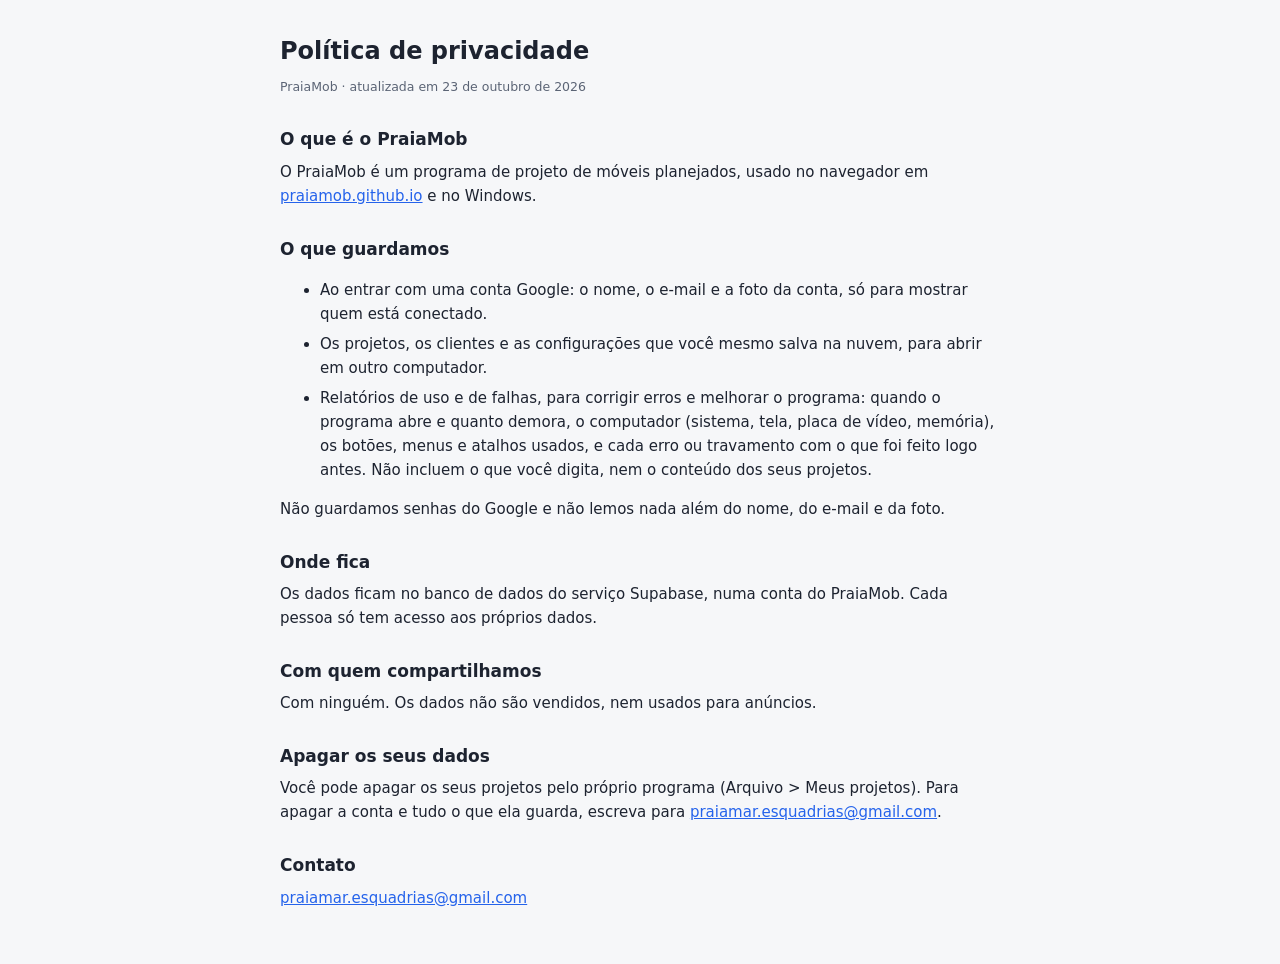
<file: privacidade.html>
<!doctype html>
<html lang="pt-BR">
<head>
<meta charset="utf-8">
<meta name="viewport" content="width=device-width, initial-scale=1">
<title>PraiaMob · Privacidade</title>
<style>
	body { margin: 0; background: #f6f7f9; color: #1d2330; font: 15px/1.6 system-ui, sans-serif; }
	main { max-width: 720px; margin: 0 auto; padding: 32px 16px 48px; }
	h1 { font-size: 24px; margin: 0 0 4px; }
	h2 { font-size: 17px; margin: 28px 0 6px; }
	p, li { margin: 6px 0; }
	small { color: #5b6475; }
	a { color: #2563eb; }
</style>
</head>
<body>
<main>
	<h1>Política de privacidade</h1>
	<small>PraiaMob · atualizada em 23 de outubro de 2026</small>

	<h2>O que é o PraiaMob</h2>
	<p>O PraiaMob é um programa de projeto de móveis planejados, usado no navegador em <a href="https://praiamob.github.io/">praiamob.github.io</a> e no Windows.</p>

	<h2>O que guardamos</h2>
	<ul>
		<li>Ao entrar com uma conta Google: o nome, o e-mail e a foto da conta, só para mostrar quem está conectado.</li>
		<li>Os projetos, os clientes e as configurações que você mesmo salva na nuvem, para abrir em outro computador.</li>
		<li>Relatórios de uso e de falhas, para corrigir erros e melhorar o programa: quando o programa abre e quanto demora, o computador (sistema, tela, placa de vídeo, memória), os botões, menus e atalhos usados, e cada erro ou travamento com o que foi feito logo antes. Não incluem o que você digita, nem o conteúdo dos seus projetos.</li>
	</ul>
	<p>Não guardamos senhas do Google e não lemos nada além do nome, do e-mail e da foto.</p>

	<h2>Onde fica</h2>
	<p>Os dados ficam no banco de dados do serviço Supabase, numa conta do PraiaMob. Cada pessoa só tem acesso aos próprios dados.</p>

	<h2>Com quem compartilhamos</h2>
	<p>Com ninguém. Os dados não são vendidos, nem usados para anúncios.</p>

	<h2>Apagar os seus dados</h2>
	<p>Você pode apagar os seus projetos pelo próprio programa (Arquivo &gt; Meus projetos). Para apagar a conta e tudo o que ela guarda, escreva para <a href="mailto:praiamar.esquadrias@gmail.com">praiamar.esquadrias@gmail.com</a>.</p>

	<h2>Contato</h2>
	<p><a href="mailto:praiamar.esquadrias@gmail.com">praiamar.esquadrias@gmail.com</a></p>
</main>
</body>
</html>
</file>
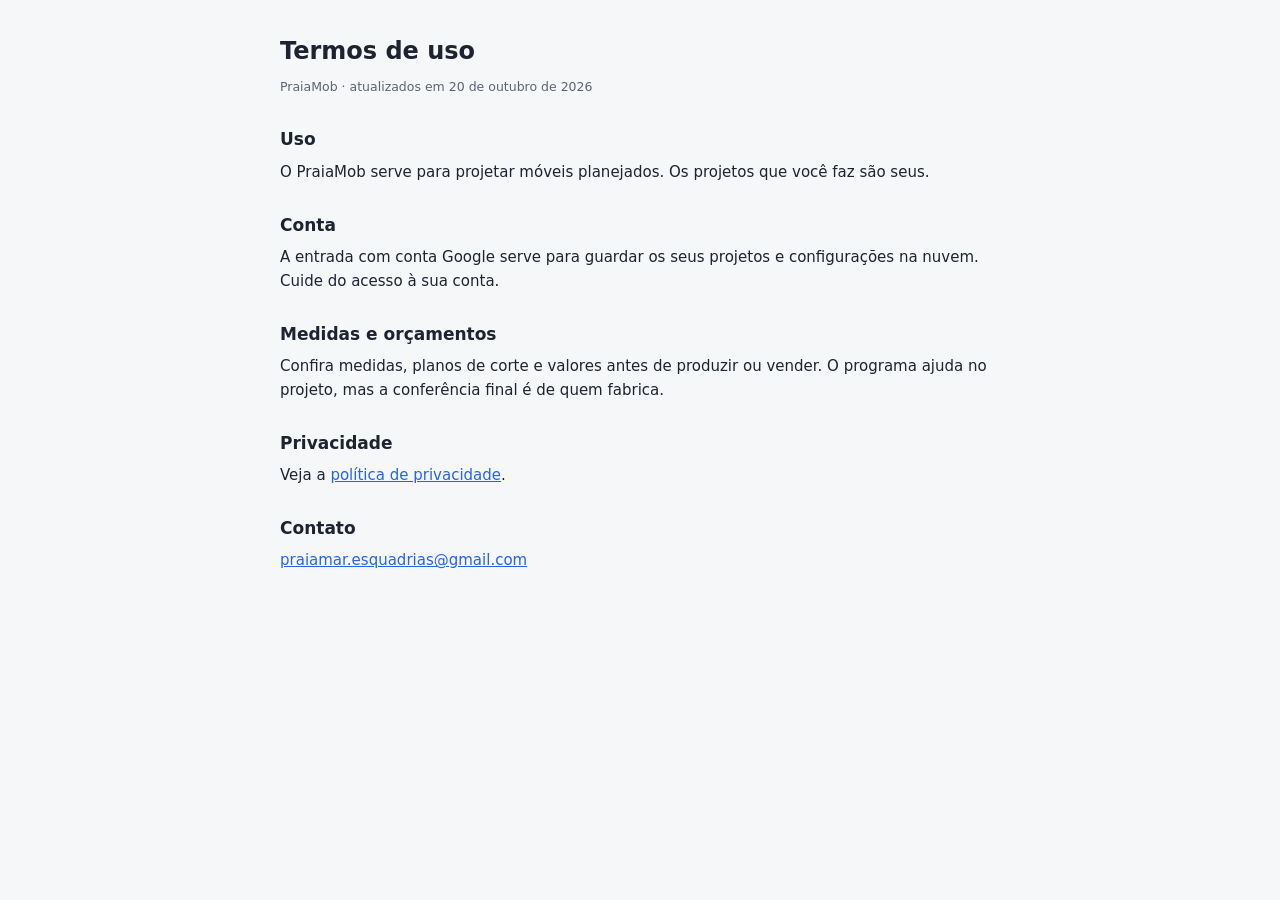
<file: termos.html>
<!doctype html>
<html lang="pt-BR">
<head>
<meta charset="utf-8">
<meta name="viewport" content="width=device-width, initial-scale=1">
<title>PraiaMob · Termos de uso</title>
<style>
	body { margin: 0; background: #f6f7f9; color: #1d2330; font: 15px/1.6 system-ui, sans-serif; }
	main { max-width: 720px; margin: 0 auto; padding: 32px 16px 48px; }
	h1 { font-size: 24px; margin: 0 0 4px; }
	h2 { font-size: 17px; margin: 28px 0 6px; }
	p { margin: 6px 0; }
	small { color: #5b6475; }
	a { color: #2563eb; }
</style>
</head>
<body>
<main>
	<h1>Termos de uso</h1>
	<small>PraiaMob · atualizados em 20 de outubro de 2026</small>

	<h2>Uso</h2>
	<p>O PraiaMob serve para projetar móveis planejados. Os projetos que você faz são seus.</p>

	<h2>Conta</h2>
	<p>A entrada com conta Google serve para guardar os seus projetos e configurações na nuvem. Cuide do acesso à sua conta.</p>

	<h2>Medidas e orçamentos</h2>
	<p>Confira medidas, planos de corte e valores antes de produzir ou vender. O programa ajuda no projeto, mas a conferência final é de quem fabrica.</p>

	<h2>Privacidade</h2>
	<p>Veja a <a href="privacidade.html">política de privacidade</a>.</p>

	<h2>Contato</h2>
	<p><a href="mailto:praiamar.esquadrias@gmail.com">praiamar.esquadrias@gmail.com</a></p>
</main>
</body>
</html>
</file>
